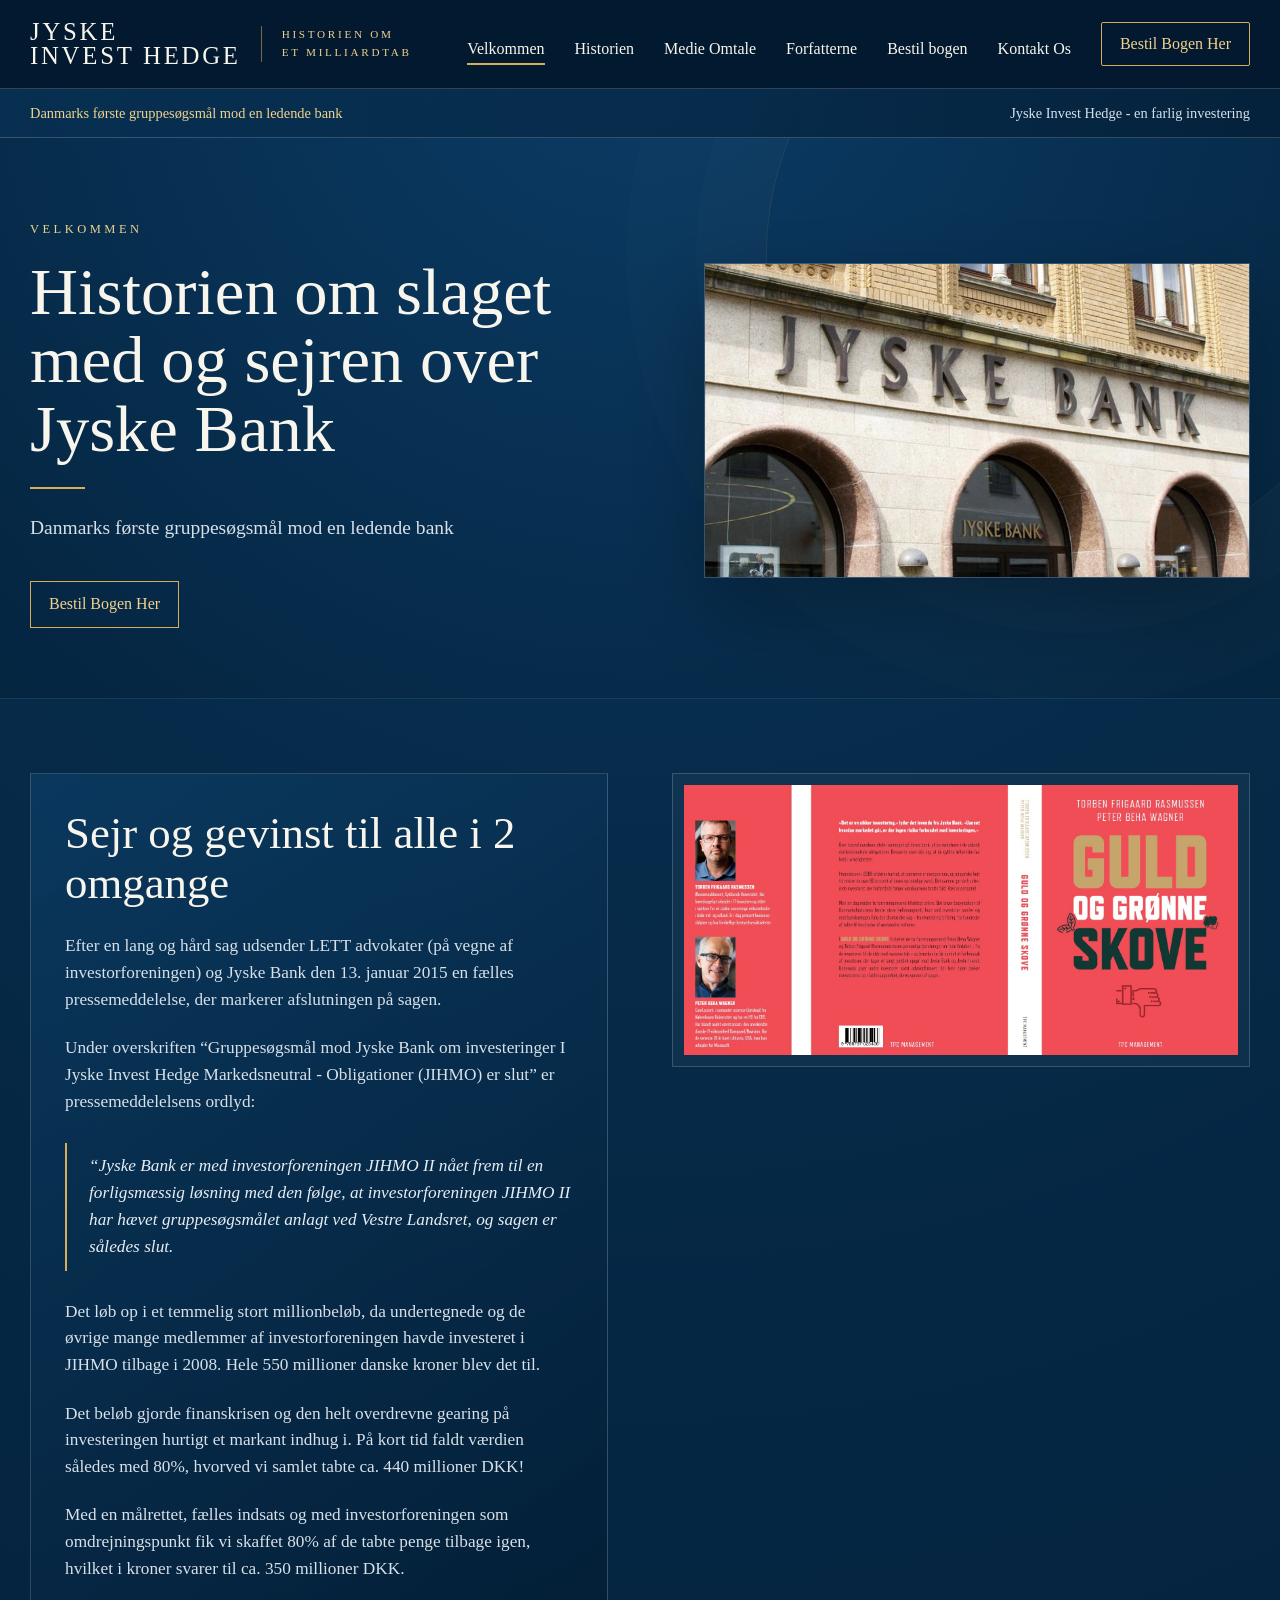
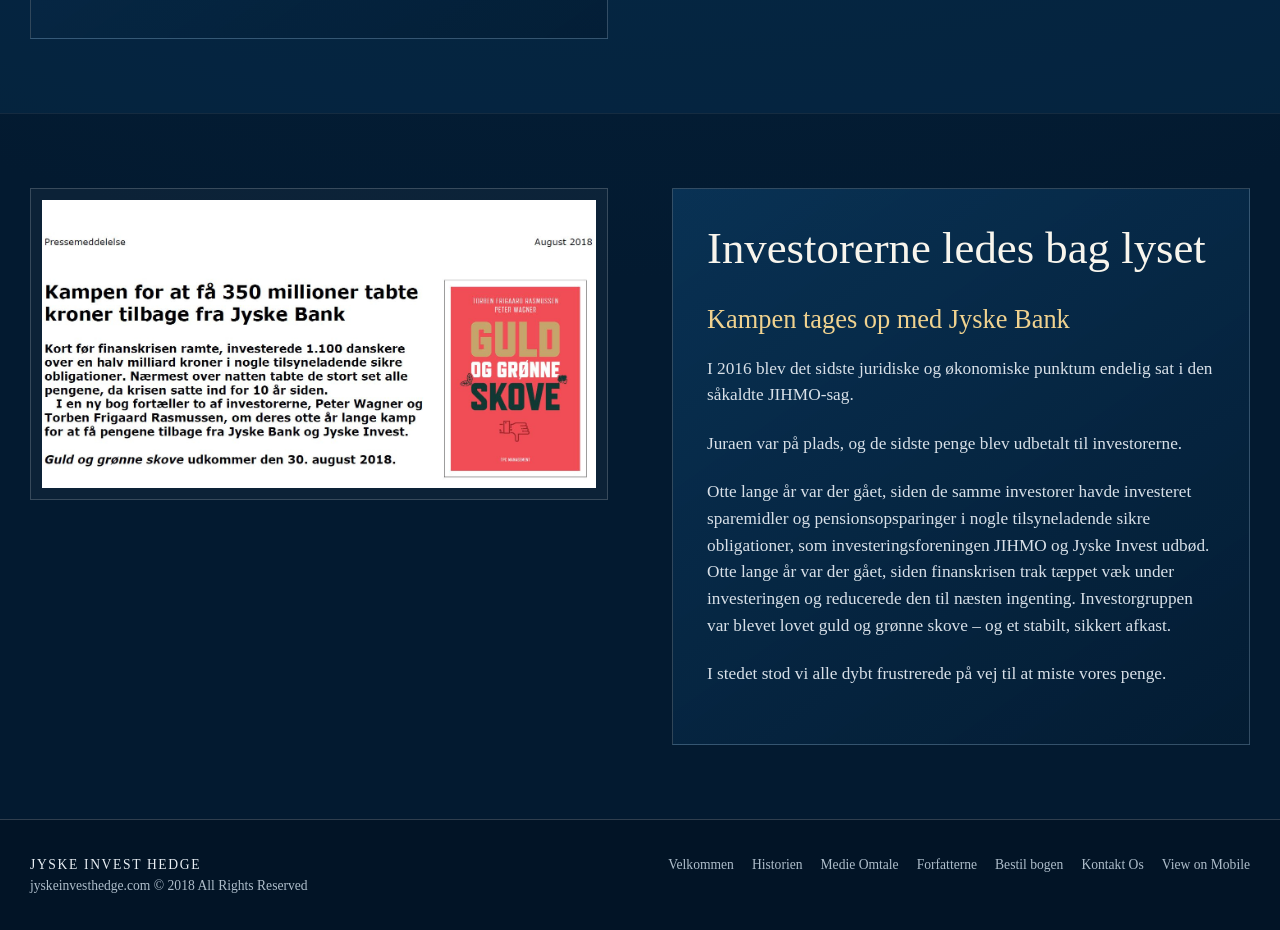
<file: index.html>
<!doctype html><html lang="da"><head><meta charset="utf-8"><meta name="viewport" content="width=device-width,initial-scale=1"><meta name="theme-color" content="#041d35"><title>Home</title><link rel="stylesheet" href="styles.css"></head><body id="top"><header class="header"><div class="wrap nav"><a class="brand" href="index.html"><div class="brand-title">JYSKE<br>INVEST HEDGE</div><div class="brand-sub">Historien om<br>et milliardtab</div></a><button class="menu" aria-label="Menu" aria-expanded="false">☰</button><nav class="links"><a href="index.html" class="active">Velkommen</a><a href="historien.html" class="">Historien</a><a href="medie-omtale.html" class="">Medie Omtale</a><a href="forfatterne.html" class="">Forfatterne</a><a href="bestil-bogen.html" class="">Bestil bogen</a><a href="kontakt-os.html" class="">Kontakt Os</a><a class="order" href="https://skrivevaerkstedet.dk/shop/boeger/peter-beha-wagner-torben-frigaard-rasmussen-guld-og-groenne-skove/" target="_blank" rel="noopener">Bestil Bogen Her</a></nav></div></header><div class="site-banner"><div class="wrap banner-grid"><span><strong>Danmarks første gruppesøgsmål mod en ledende bank</strong></span><span>Jyske Invest Hedge - en farlig investering</span></div></div><main><section class="hero"><div class="wrap hero-grid"><div><div class="eyebrow">Velkommen</div><h1>Historien om slaget med og sejren over Jyske Bank</h1><div class="rule"></div><p class="lead">Danmarks første gruppesøgsmål mod en ledende bank</p><a class="btn" href="https://skrivevaerkstedet.dk/shop/boeger/peter-beha-wagner-torben-frigaard-rasmussen-guld-og-groenne-skove/" target="_blank" rel="noopener">Bestil Bogen Her</a></div><div><img class="hero-image" src="assets/jyske-bank.jpg" alt="Jyske Bank"></div></div></section>
<section class="section alt"><div class="wrap two"><article class="story-card prose"><h2>Sejr og gevinst til alle i 2 omgange</h2><p>Efter en lang og hård sag udsender LETT advokater (på vegne af investorforeningen) og Jyske Bank den 13. januar 2015 en fælles pressemeddelelse, der markerer afslutningen på sagen.</p><p>Under overskriften “Gruppesøgsmål mod Jyske Bank om investeringer I Jyske Invest Hedge Markedsneutral - Obligationer (JIHMO) er slut” er pressemeddelelsens ordlyd:</p><div class="quote">“Jyske Bank er med investorforeningen JIHMO II nået frem til en forligsmæssig løsning med den følge, at investorforeningen JIHMO II har hævet gruppesøgsmålet anlagt ved Vestre Landsret, og sagen er således slut.</div><p>Det løb op i et temmelig stort millionbeløb, da undertegnede og de øvrige mange medlemmer af investorforeningen havde investeret i JIHMO tilbage i 2008. Hele 550 millioner danske kroner blev det til.</p><p>Det beløb gjorde finanskrisen og den helt overdrevne gearing på investeringen hurtigt et markant indhug i. På kort tid faldt værdien således med 80%, hvorved vi samlet tabte ca. 440 millioner DKK!</p><p>Med en målrettet, fælles indsats og med investorforeningen som omdrejningspunkt fik vi skaffet 80% af de tabte penge tilbage igen, hvilket i kroner svarer til ca. 350 millioner DKK.</p></article><div class="image-frame"><img src="assets/home-book-presentation.jpg" alt="Materiale om JIHMO-sagen"></div></div></section>
<section class="section"><div class="wrap two"><div class="image-frame"><img src="assets/home-book-spread.jpg" alt="Bogen om JIHMO-sagen"></div><article class="story-card prose"><h2>Investorerne ledes bag lyset</h2><h3>Kampen tages op med Jyske Bank</h3><p>I 2016 blev det sidste juridiske og økonomiske punktum endelig sat i den såkaldte JIHMO-sag.</p><p>Juraen var på plads, og de sidste penge blev udbetalt til investorerne.</p><p>Otte lange år var der gået, siden de samme investorer havde investeret sparemidler og pensionsopsparinger i nogle tilsyneladende sikre obligationer, som investeringsforeningen JIHMO og Jyske Invest udbød. Otte lange år var der gået, siden finanskrisen trak tæppet væk under investeringen og reducerede den til næsten ingenting. Investorgruppen var blevet lovet guld og grønne skove – og et stabilt, sikkert afkast.</p><p>I stedet stod vi alle dybt frustrerede på vej til at miste vores penge.</p></article></div></section></main><footer class="footer"><div class="wrap footer-inner"><div><strong>Jyske Invest Hedge</strong><br>jyskeinvesthedge.com © 2018 All Rights Reserved</div><nav class="footer-nav"><a href="index.html">Velkommen</a><a href="historien.html">Historien</a><a href="medie-omtale.html">Medie Omtale</a><a href="forfatterne.html">Forfatterne</a><a href="bestil-bogen.html">Bestil bogen</a><a href="kontakt-os.html">Kontakt Os</a><a href="#top">View on Mobile</a></nav></div></footer><script src="script.js"></script></body></html>
</file>
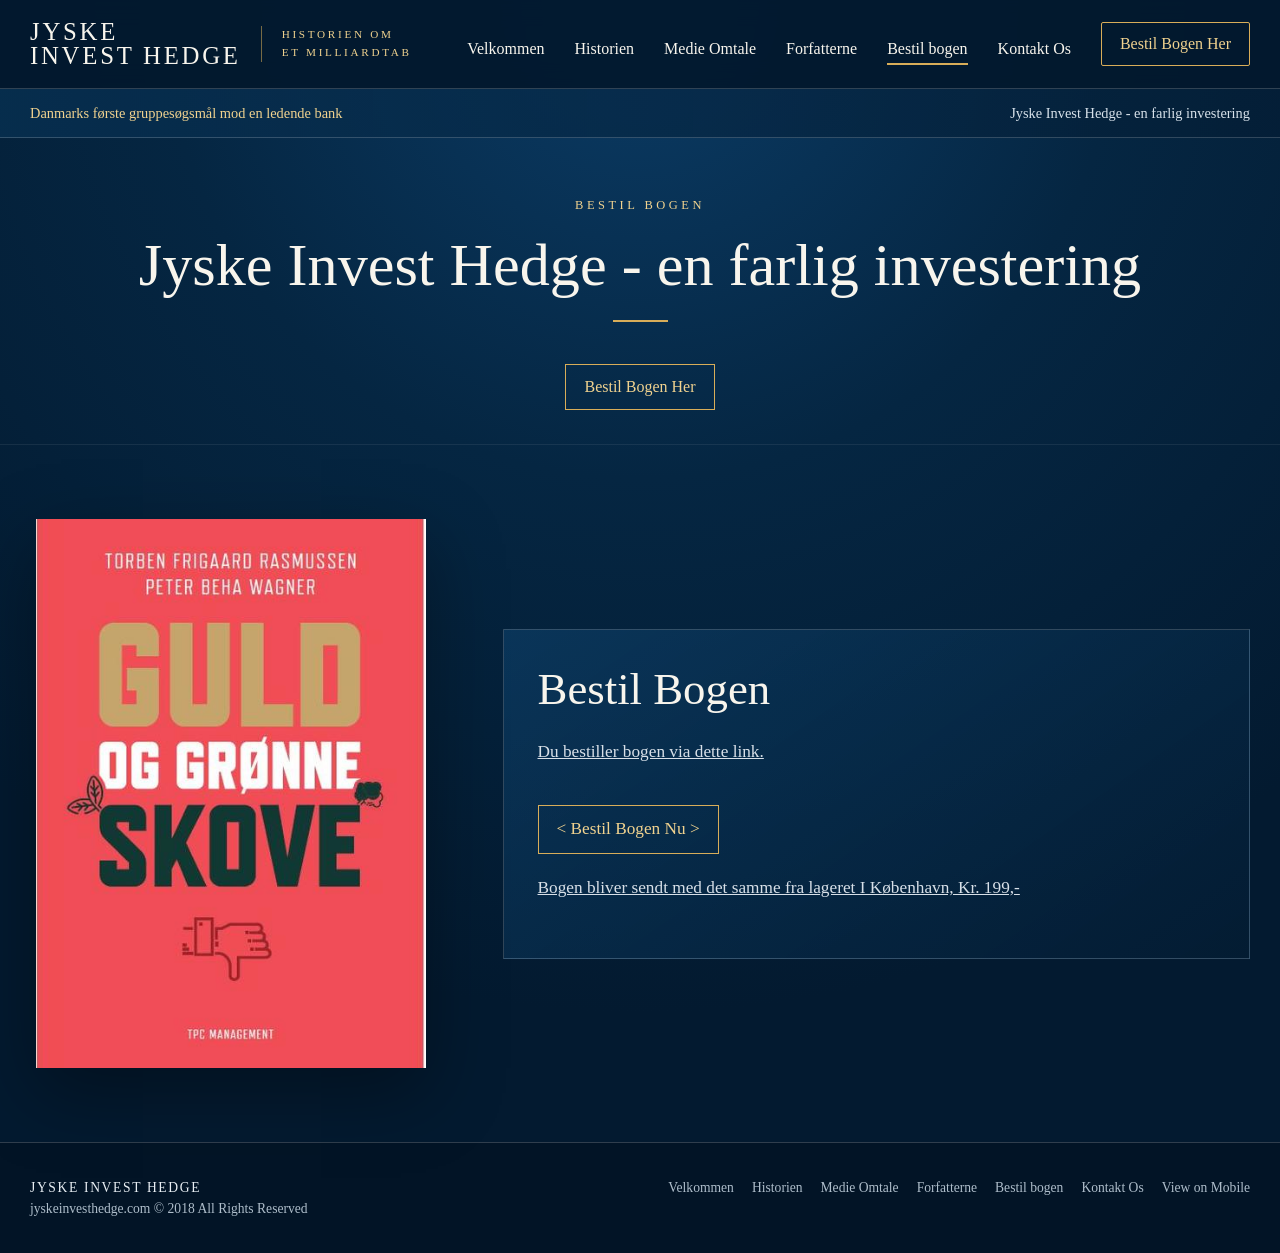
<file: bestil-bogen.html>
<!doctype html><html lang="da"><head><meta charset="utf-8"><meta name="viewport" content="width=device-width,initial-scale=1"><meta name="theme-color" content="#041d35"><title>Bestil Bogen</title><link rel="stylesheet" href="styles.css"></head><body id="top"><header class="header"><div class="wrap nav"><a class="brand" href="index.html"><div class="brand-title">JYSKE<br>INVEST HEDGE</div><div class="brand-sub">Historien om<br>et milliardtab</div></a><button class="menu" aria-label="Menu" aria-expanded="false">☰</button><nav class="links"><a href="index.html" class="">Velkommen</a><a href="historien.html" class="">Historien</a><a href="medie-omtale.html" class="">Medie Omtale</a><a href="forfatterne.html" class="">Forfatterne</a><a href="bestil-bogen.html" class="active">Bestil bogen</a><a href="kontakt-os.html" class="">Kontakt Os</a><a class="order" href="https://skrivevaerkstedet.dk/shop/boeger/peter-beha-wagner-torben-frigaard-rasmussen-guld-og-groenne-skove/" target="_blank" rel="noopener">Bestil Bogen Her</a></nav></div></header><div class="site-banner"><div class="wrap banner-grid"><span><strong>Danmarks første gruppesøgsmål mod en ledende bank</strong></span><span>Jyske Invest Hedge - en farlig investering</span></div></div><main><section class="page-hero"><div class="wrap"><div class="eyebrow">Bestil Bogen</div><h1>Jyske Invest Hedge - en farlig investering</h1><div class="rule"></div><a class="btn" href="https://skrivevaerkstedet.dk/shop/boeger/peter-beha-wagner-torben-frigaard-rasmussen-guld-og-groenne-skove/" target="_blank" rel="noopener">Bestil Bogen Her</a></div></section><section class="section"><div class="wrap book"><div><img class="book-cover" src="assets/book-cover.jpg" alt="Bestil Bogen Her"></div><article class="story-card prose"><h2>Bestil Bogen</h2><p><a href="https://skrivevaerkstedet.dk/shop/boeger/peter-beha-wagner-torben-frigaard-rasmussen-guld-og-groenne-skove/" target="_blank" rel="noopener">Du bestiller bogen via dette link.</a></p><p><a class="btn" href="https://skrivevaerkstedet.dk/shop/boeger/peter-beha-wagner-torben-frigaard-rasmussen-guld-og-groenne-skove/" target="_blank" rel="noopener">&lt; Bestil Bogen Nu &gt;</a></p><p><a href="https://skrivevaerkstedet.dk/shop/boeger/peter-beha-wagner-torben-frigaard-rasmussen-guld-og-groenne-skove/" target="_blank" rel="noopener">Bogen bliver sendt med det samme fra lageret I København, Kr. 199,-</a></p></article></div></section></main><footer class="footer"><div class="wrap footer-inner"><div><strong>Jyske Invest Hedge</strong><br>jyskeinvesthedge.com © 2018 All Rights Reserved</div><nav class="footer-nav"><a href="index.html">Velkommen</a><a href="historien.html">Historien</a><a href="medie-omtale.html">Medie Omtale</a><a href="forfatterne.html">Forfatterne</a><a href="bestil-bogen.html">Bestil bogen</a><a href="kontakt-os.html">Kontakt Os</a><a href="#top">View on Mobile</a></nav></div></footer><script src="script.js"></script></body></html>
</file>
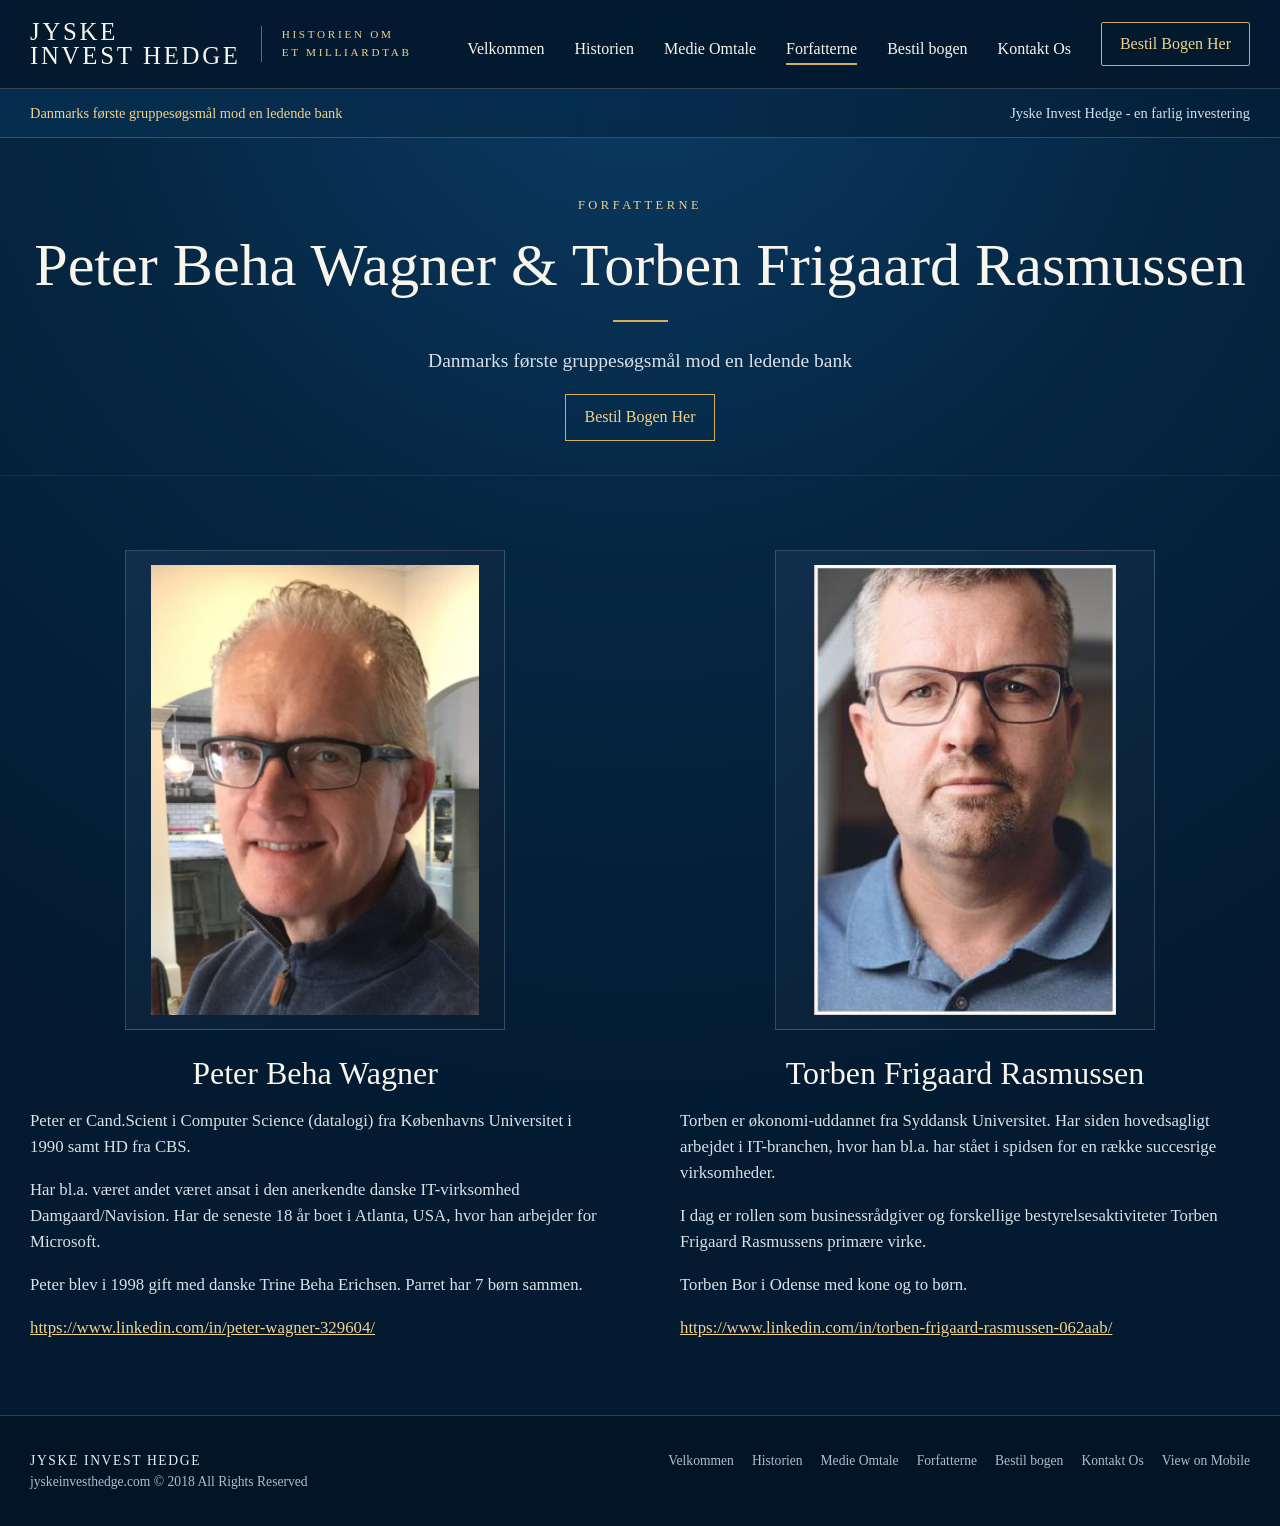
<file: forfatterne.html>
<!doctype html><html lang="da"><head><meta charset="utf-8"><meta name="viewport" content="width=device-width,initial-scale=1"><meta name="theme-color" content="#041d35"><title>Forfatterne</title><link rel="stylesheet" href="styles.css"></head><body id="top"><header class="header"><div class="wrap nav"><a class="brand" href="index.html"><div class="brand-title">JYSKE<br>INVEST HEDGE</div><div class="brand-sub">Historien om<br>et milliardtab</div></a><button class="menu" aria-label="Menu" aria-expanded="false">☰</button><nav class="links"><a href="index.html" class="">Velkommen</a><a href="historien.html" class="">Historien</a><a href="medie-omtale.html" class="">Medie Omtale</a><a href="forfatterne.html" class="active">Forfatterne</a><a href="bestil-bogen.html" class="">Bestil bogen</a><a href="kontakt-os.html" class="">Kontakt Os</a><a class="order" href="https://skrivevaerkstedet.dk/shop/boeger/peter-beha-wagner-torben-frigaard-rasmussen-guld-og-groenne-skove/" target="_blank" rel="noopener">Bestil Bogen Her</a></nav></div></header><div class="site-banner"><div class="wrap banner-grid"><span><strong>Danmarks første gruppesøgsmål mod en ledende bank</strong></span><span>Jyske Invest Hedge - en farlig investering</span></div></div><main><section class="page-hero"><div class="wrap"><div class="eyebrow">Forfatterne</div><h1>Peter Beha Wagner & Torben Frigaard Rasmussen</h1><div class="rule"></div><p class="lead">Danmarks første gruppesøgsmål mod en ledende bank</p><a class="btn" href="https://skrivevaerkstedet.dk/shop/boeger/peter-beha-wagner-torben-frigaard-rasmussen-guld-og-groenne-skove/" target="_blank" rel="noopener">Bestil Bogen Her</a></div></section>
<section class="section"><div class="wrap authors"><article class="author"><div class="portrait-wrap"><img src="assets/peter.png" alt="Peter Beha Wagner"></div><h2>Peter Beha Wagner</h2><div class="bio"><p>Peter er Cand.Scient i Computer Science (datalogi) fra Københavns Universitet i 1990 samt HD fra CBS.</p><p>Har bl.a. været andet været ansat i den anerkendte danske IT-virksomhed Damgaard/Navision. Har de seneste 18 år boet i Atlanta, USA, hvor han arbejder for Microsoft.</p><p>Peter blev i 1998 gift med danske Trine Beha Erichsen. Parret har 7 børn sammen.</p><a class="linkedin" href="https://www.linkedin.com/in/peter-wagner-329604/" target="_blank" rel="noopener">https://www.linkedin.com/in/peter-wagner-329604/</a></div></article><article class="author"><div class="portrait-wrap"><img src="assets/torben.jpg" alt="Torben Frigaard Rasmussen"></div><h2>Torben Frigaard Rasmussen</h2><div class="bio"><p>Torben er økonomi-uddannet fra Syddansk Universitet. Har siden hovedsagligt arbejdet i IT-branchen, hvor han bl.a. har stået i spidsen for en række succesrige virksomheder.</p><p>I dag er rollen som businessrådgiver og forskellige bestyrelsesaktiviteter Torben Frigaard Rasmussens primære virke.</p><p>Torben Bor i Odense med kone og to børn.</p><a class="linkedin" href="https://www.linkedin.com/in/torben-frigaard-rasmussen-062aab/" target="_blank" rel="noopener">https://www.linkedin.com/in/torben-frigaard-rasmussen-062aab/</a></div></article></div></section></main><footer class="footer"><div class="wrap footer-inner"><div><strong>Jyske Invest Hedge</strong><br>jyskeinvesthedge.com © 2018 All Rights Reserved</div><nav class="footer-nav"><a href="index.html">Velkommen</a><a href="historien.html">Historien</a><a href="medie-omtale.html">Medie Omtale</a><a href="forfatterne.html">Forfatterne</a><a href="bestil-bogen.html">Bestil bogen</a><a href="kontakt-os.html">Kontakt Os</a><a href="#top">View on Mobile</a></nav></div></footer><script src="script.js"></script></body></html>
</file>
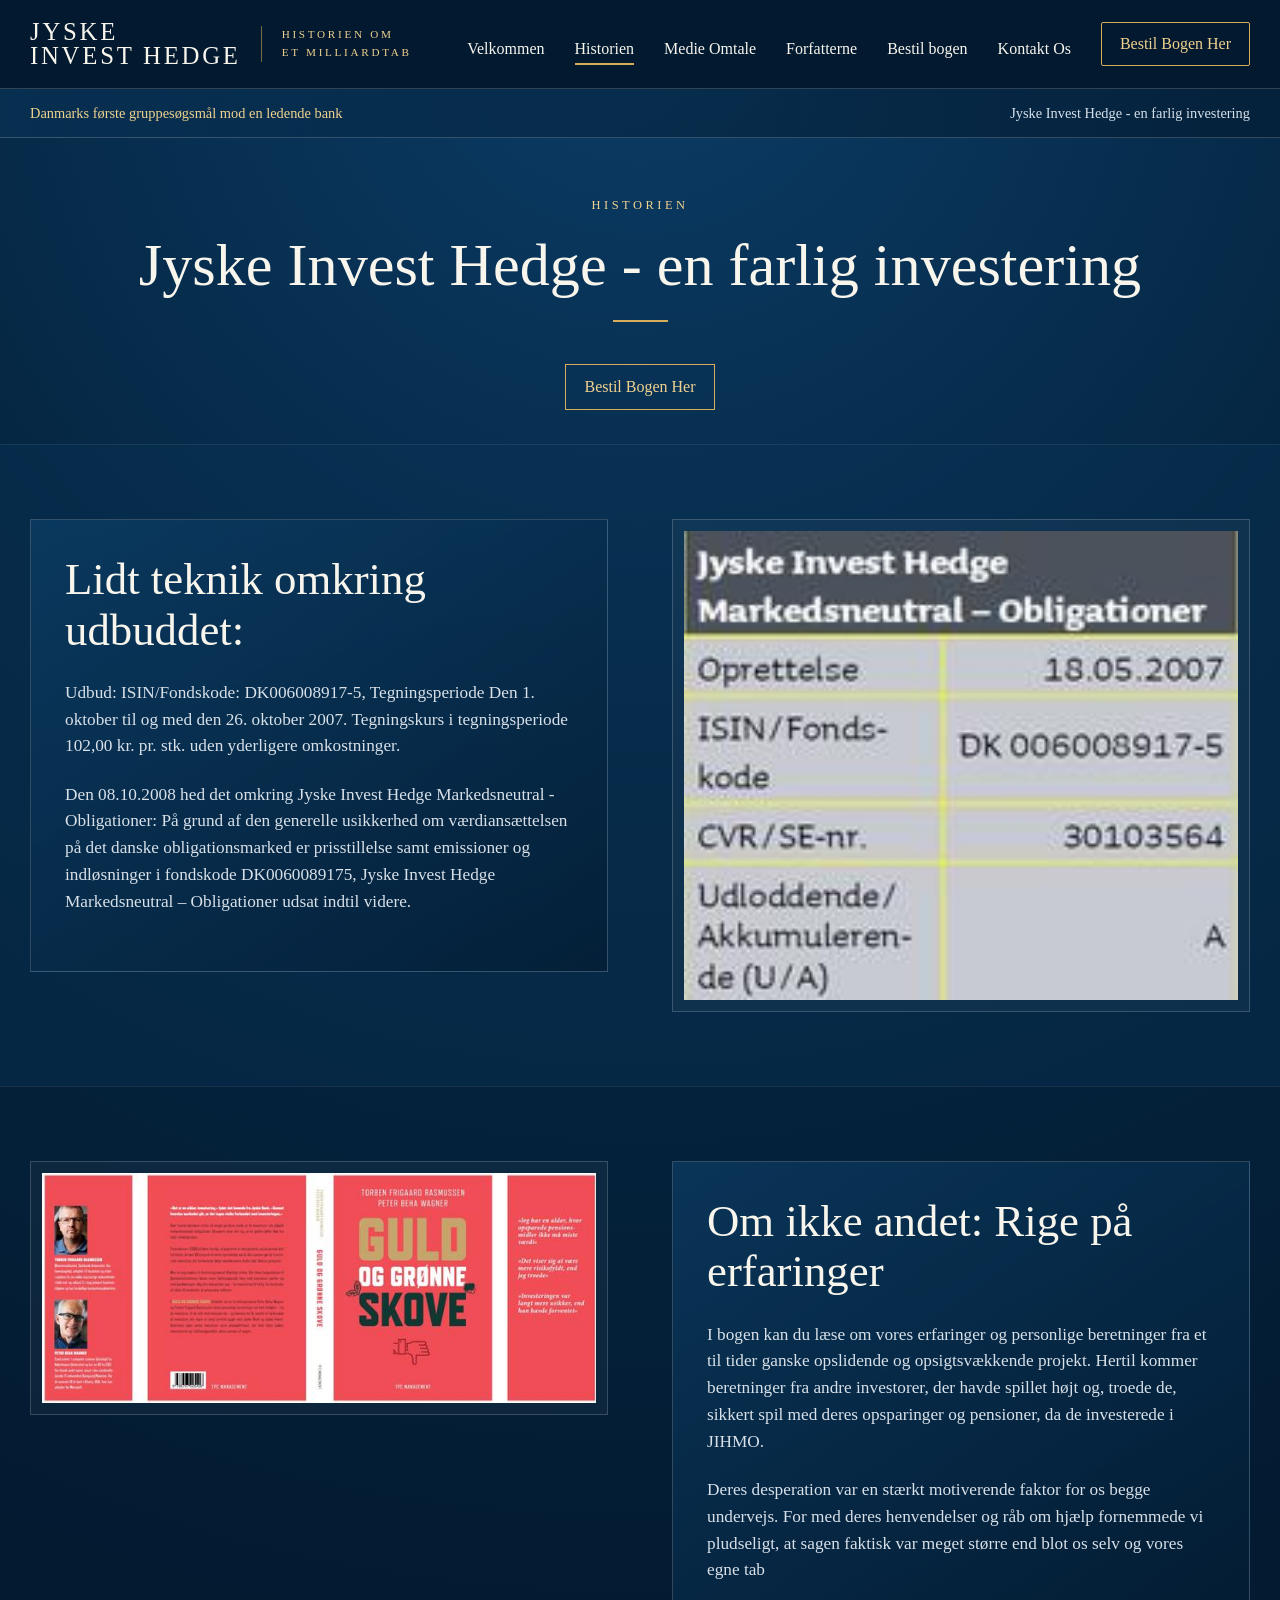
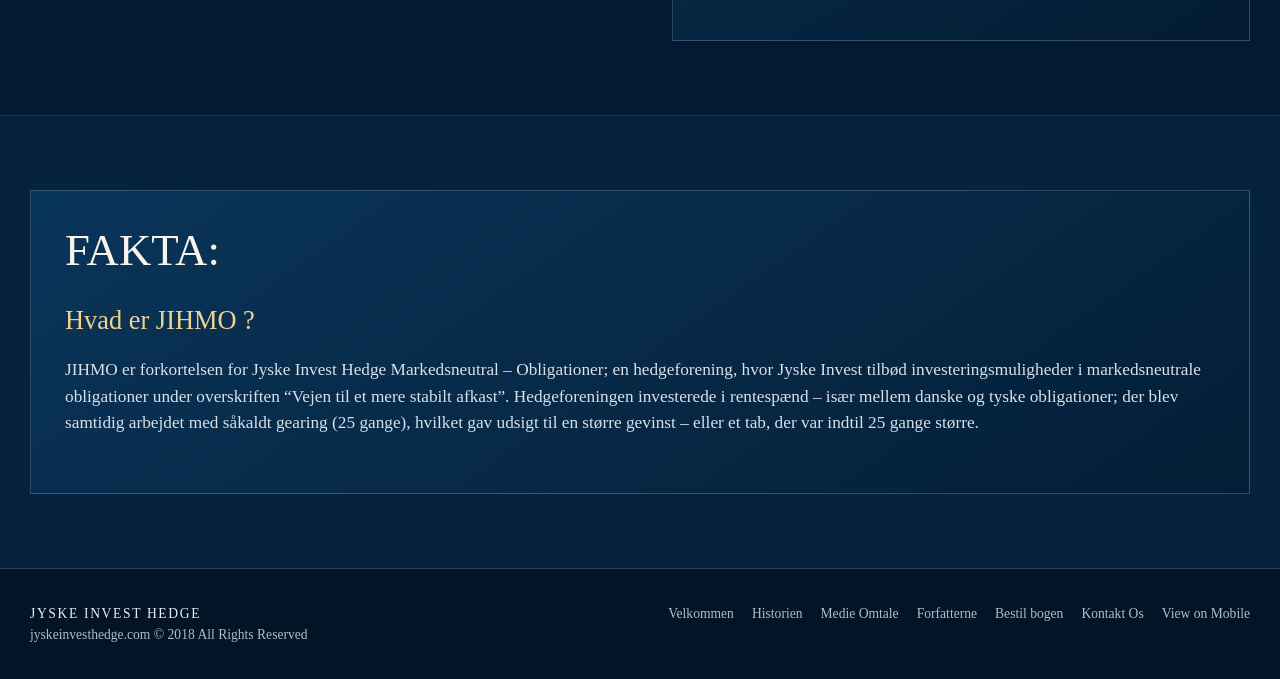
<file: historien.html>
<!doctype html><html lang="da"><head><meta charset="utf-8"><meta name="viewport" content="width=device-width,initial-scale=1"><meta name="theme-color" content="#041d35"><title>Historien</title><link rel="stylesheet" href="styles.css"></head><body id="top"><header class="header"><div class="wrap nav"><a class="brand" href="index.html"><div class="brand-title">JYSKE<br>INVEST HEDGE</div><div class="brand-sub">Historien om<br>et milliardtab</div></a><button class="menu" aria-label="Menu" aria-expanded="false">☰</button><nav class="links"><a href="index.html" class="">Velkommen</a><a href="historien.html" class="active">Historien</a><a href="medie-omtale.html" class="">Medie Omtale</a><a href="forfatterne.html" class="">Forfatterne</a><a href="bestil-bogen.html" class="">Bestil bogen</a><a href="kontakt-os.html" class="">Kontakt Os</a><a class="order" href="https://skrivevaerkstedet.dk/shop/boeger/peter-beha-wagner-torben-frigaard-rasmussen-guld-og-groenne-skove/" target="_blank" rel="noopener">Bestil Bogen Her</a></nav></div></header><div class="site-banner"><div class="wrap banner-grid"><span><strong>Danmarks første gruppesøgsmål mod en ledende bank</strong></span><span>Jyske Invest Hedge - en farlig investering</span></div></div><main><section class="page-hero"><div class="wrap"><div class="eyebrow">Historien</div><h1>Jyske Invest Hedge - en farlig investering</h1><div class="rule"></div><a class="btn" href="https://skrivevaerkstedet.dk/shop/boeger/peter-beha-wagner-torben-frigaard-rasmussen-guld-og-groenne-skove/" target="_blank" rel="noopener">Bestil Bogen Her</a></div></section>
<section class="section alt"><div class="wrap two"><article class="story-card prose"><h2>Lidt teknik omkring udbuddet:</h2><p>Udbud: ISIN/Fondskode: DK006008917-5, Tegningsperiode Den 1. oktober til og med den 26. oktober 2007. Tegningskurs i tegningsperiode 102,00 kr. pr. stk. uden yderligere omkostninger.</p><p>Den 08.10.2008 hed det omkring Jyske Invest Hedge Markedsneutral - Obligationer: På grund af den generelle usikkerhed om værdiansættelsen på det danske obligationsmarked er prisstillelse samt emissioner og indløsninger i fondskode DK0060089175, Jyske Invest Hedge Markedsneutral – Obligationer udsat indtil videre.</p></article><div class="image-frame"><img src="assets/jihmo-fact.jpg" alt="JIHMO fakta"></div></div></section>
<section class="section"><div class="wrap two"><div class="image-frame"><img src="assets/history-spread.jpg" alt="Historien om JIHMO"></div><article class="story-card prose"><h2>Om ikke andet: Rige på erfaringer</h2><p>I bogen kan du læse om vores erfaringer og personlige beretninger fra et til tider ganske opslidende og opsigtsvækkende projekt. Hertil kommer beretninger fra andre investorer, der havde spillet højt og, troede de, sikkert spil med deres opsparinger og pensioner, da de investerede i JIHMO.</p><p>Deres desperation var en stærkt motiverende faktor for os begge undervejs. For med deres henvendelser og råb om hjælp fornemmede vi pludseligt, at sagen faktisk var meget større end blot os selv og vores egne tab</p></article></div></section>
<section class="section alt"><div class="wrap"><article class="story-card prose"><h2>FAKTA:</h2><h3>Hvad er JIHMO ?</h3><p>JIHMO er forkortelsen for Jyske Invest Hedge Markedsneutral – Obligationer; en hedgeforening, hvor Jyske Invest tilbød investeringsmuligheder i markedsneutrale obligationer under overskriften “Vejen til et mere stabilt afkast”. Hedgeforeningen investerede i rentespænd – især mellem danske og tyske obligationer; der blev samtidig arbejdet med såkaldt gearing (25 gange), hvilket gav udsigt til en større gevinst – eller et tab, der var indtil 25 gange større.</p></article></div></section></main><footer class="footer"><div class="wrap footer-inner"><div><strong>Jyske Invest Hedge</strong><br>jyskeinvesthedge.com © 2018 All Rights Reserved</div><nav class="footer-nav"><a href="index.html">Velkommen</a><a href="historien.html">Historien</a><a href="medie-omtale.html">Medie Omtale</a><a href="forfatterne.html">Forfatterne</a><a href="bestil-bogen.html">Bestil bogen</a><a href="kontakt-os.html">Kontakt Os</a><a href="#top">View on Mobile</a></nav></div></footer><script src="script.js"></script></body></html>
</file>
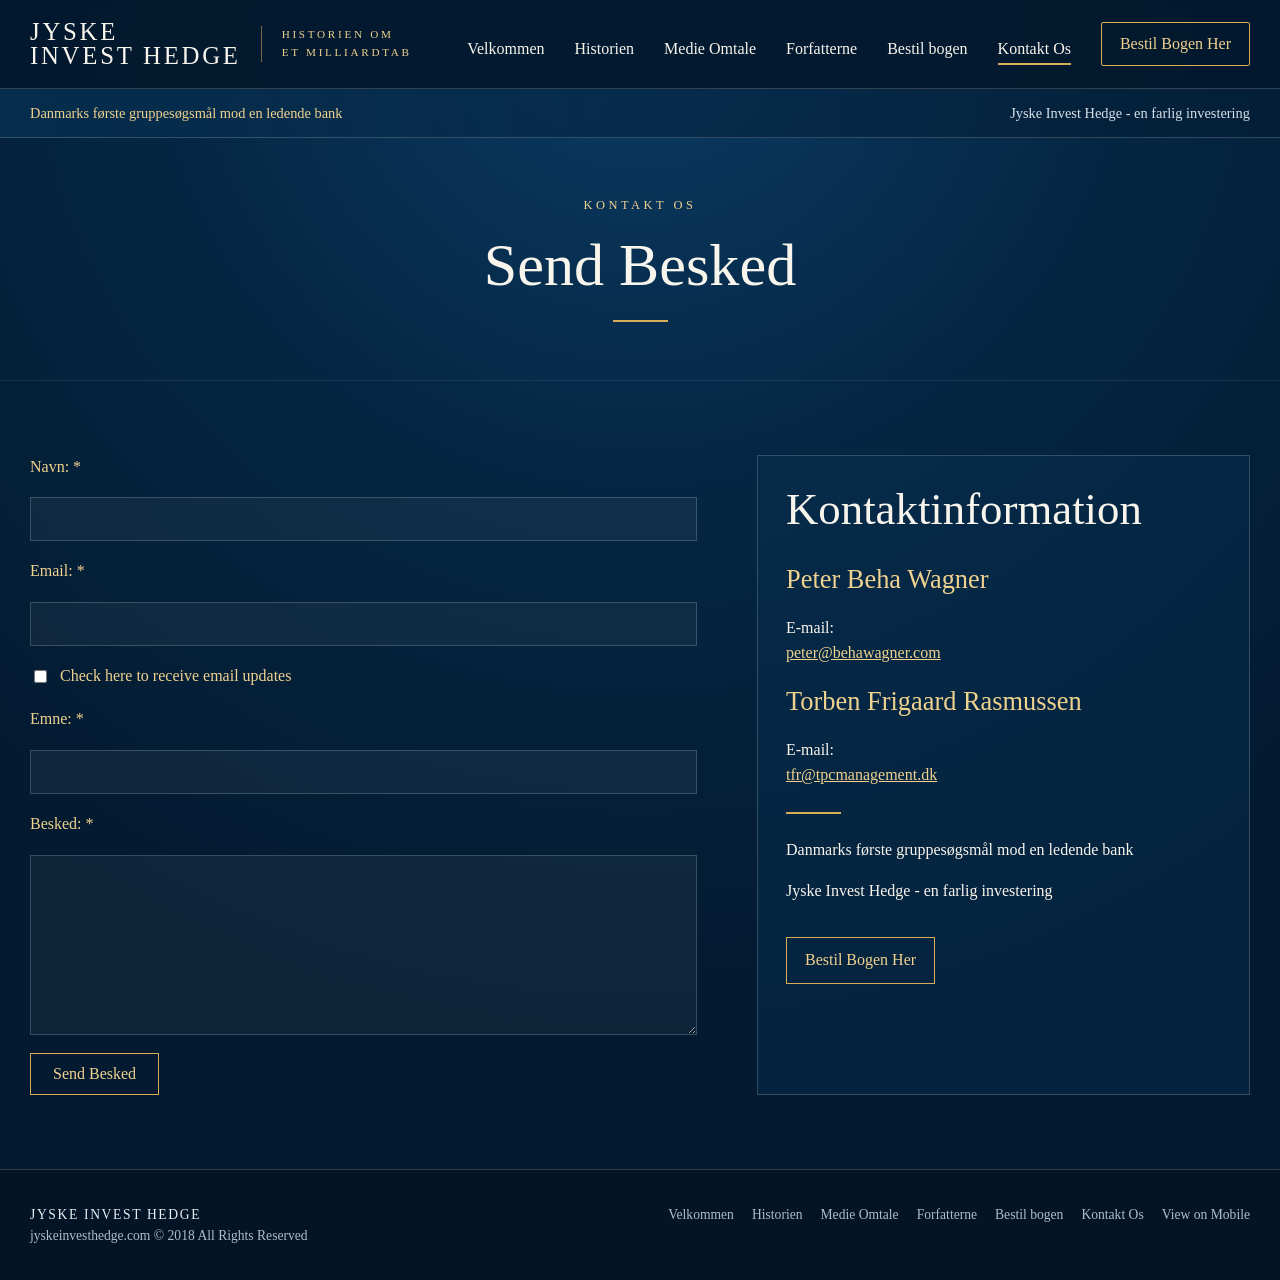
<file: kontakt-os.html>
<!doctype html><html lang="da"><head><meta charset="utf-8"><meta name="viewport" content="width=device-width,initial-scale=1"><meta name="theme-color" content="#041d35"><title>Kontakt os</title><link rel="stylesheet" href="styles.css"></head><body id="top"><header class="header"><div class="wrap nav"><a class="brand" href="index.html"><div class="brand-title">JYSKE<br>INVEST HEDGE</div><div class="brand-sub">Historien om<br>et milliardtab</div></a><button class="menu" aria-label="Menu" aria-expanded="false">☰</button><nav class="links"><a href="index.html" class="">Velkommen</a><a href="historien.html" class="">Historien</a><a href="medie-omtale.html" class="">Medie Omtale</a><a href="forfatterne.html" class="">Forfatterne</a><a href="bestil-bogen.html" class="">Bestil bogen</a><a href="kontakt-os.html" class="active">Kontakt Os</a><a class="order" href="https://skrivevaerkstedet.dk/shop/boeger/peter-beha-wagner-torben-frigaard-rasmussen-guld-og-groenne-skove/" target="_blank" rel="noopener">Bestil Bogen Her</a></nav></div></header><div class="site-banner"><div class="wrap banner-grid"><span><strong>Danmarks første gruppesøgsmål mod en ledende bank</strong></span><span>Jyske Invest Hedge - en farlig investering</span></div></div><main><section class="page-hero"><div class="wrap"><div class="eyebrow">Kontakt os</div><h1>Send Besked</h1><div class="rule"></div></div></section><section class="section"><div class="wrap contact-grid"><div><form id="contactForm" class="form"><label for="name">Navn: *</label><input id="name" required><label for="email">Email: *</label><input id="email" type="email" required><label class="check"><input type="checkbox"> Check here to receive email updates</label><label for="subject">Emne: *</label><input id="subject" required><label for="message">Besked: *</label><textarea id="message" required></textarea><button type="submit">Send Besked</button><p id="thanks" hidden>Tak for din henvendelse. Du hører tilbage fra os via email. Venlig hilsen Peter &amp; Torben</p></form></div><aside class="contact-card"><h2>Kontaktinformation</h2><h3>Peter Beha Wagner</h3><p>E-mail:<br><a href="mailto:peter@behawagner.com">peter@behawagner.com</a></p><h3>Torben Frigaard Rasmussen</h3><p>E-mail:<br><a href="mailto:tfr@tpcmanagement.dk">tfr@tpcmanagement.dk</a></p><div class="rule"></div><p>Danmarks første gruppesøgsmål mod en ledende bank</p><p>Jyske Invest Hedge - en farlig investering</p><a class="btn" href="https://skrivevaerkstedet.dk/shop/boeger/peter-beha-wagner-torben-frigaard-rasmussen-guld-og-groenne-skove/" target="_blank" rel="noopener">Bestil Bogen Her</a></aside></div></section></main><footer class="footer"><div class="wrap footer-inner"><div><strong>Jyske Invest Hedge</strong><br>jyskeinvesthedge.com © 2018 All Rights Reserved</div><nav class="footer-nav"><a href="index.html">Velkommen</a><a href="historien.html">Historien</a><a href="medie-omtale.html">Medie Omtale</a><a href="forfatterne.html">Forfatterne</a><a href="bestil-bogen.html">Bestil bogen</a><a href="kontakt-os.html">Kontakt Os</a><a href="#top">View on Mobile</a></nav></div></footer><script src="script.js"></script></body></html>
</file>
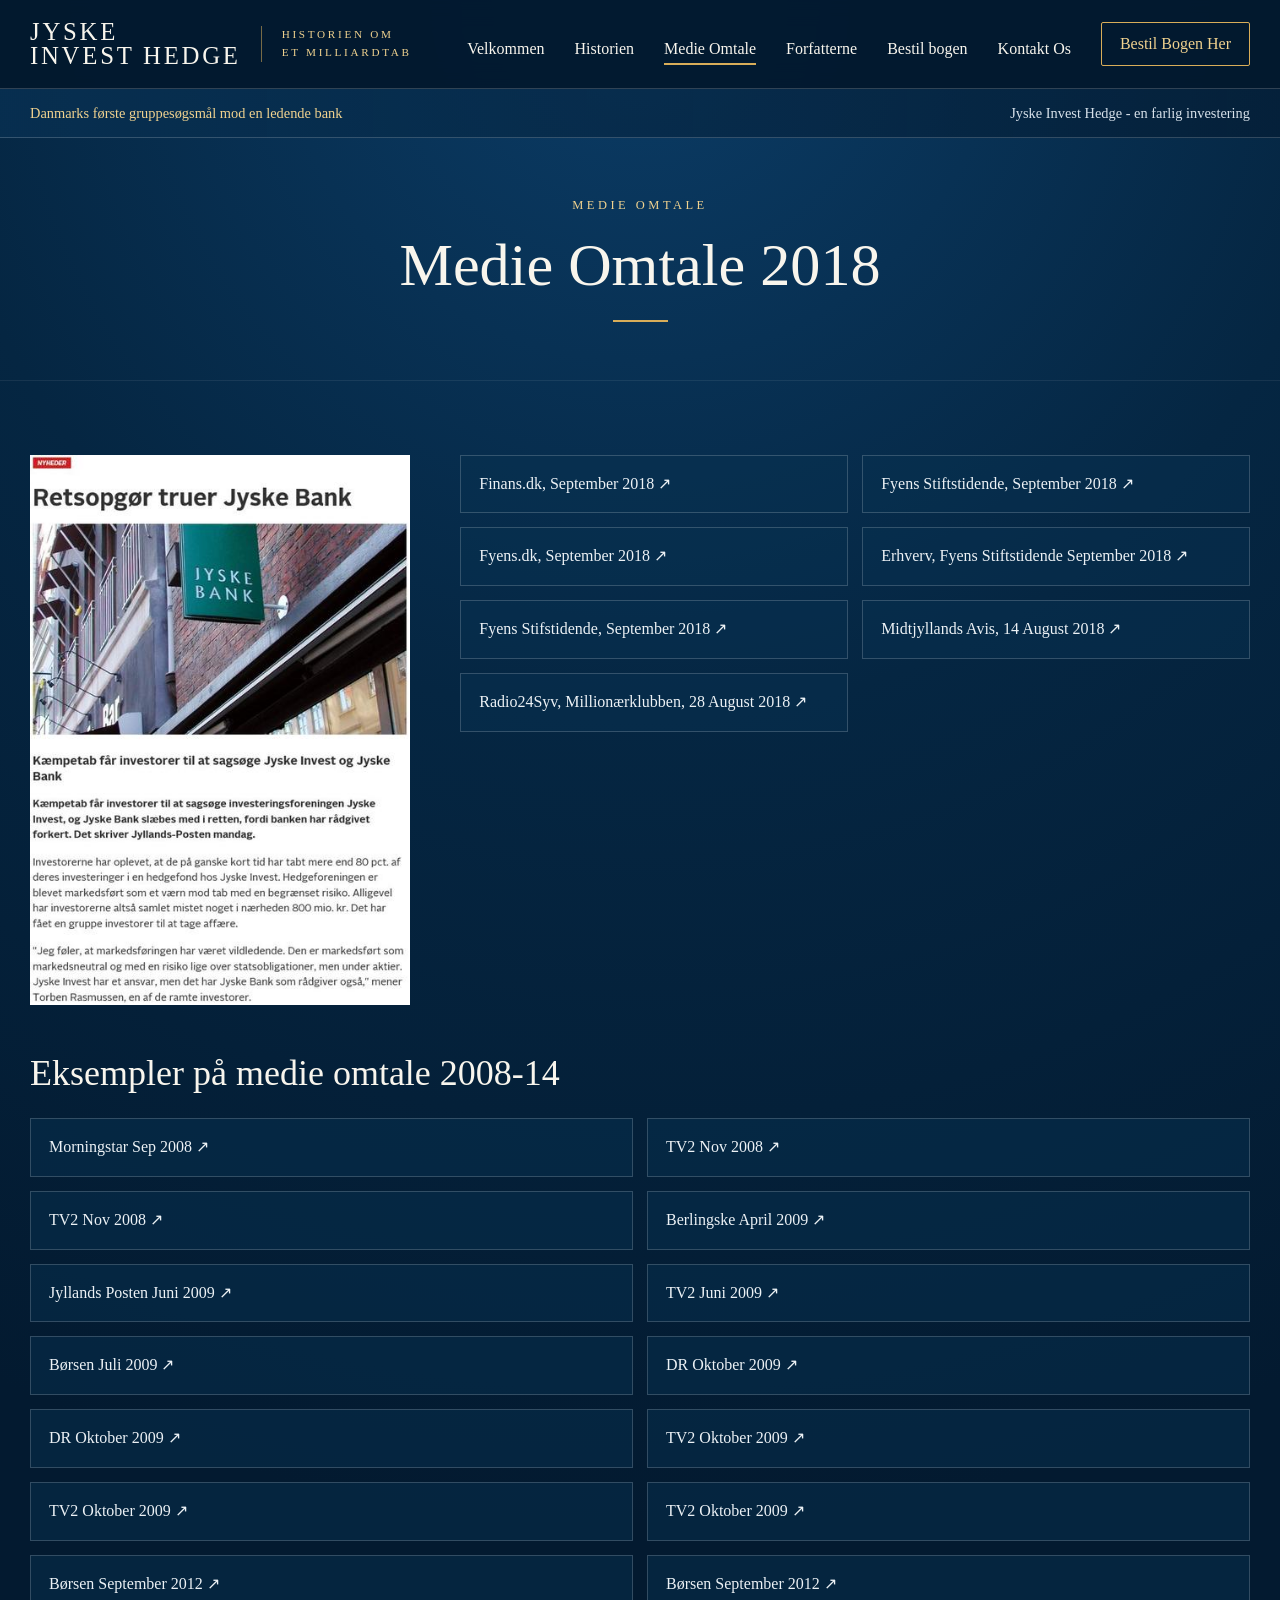
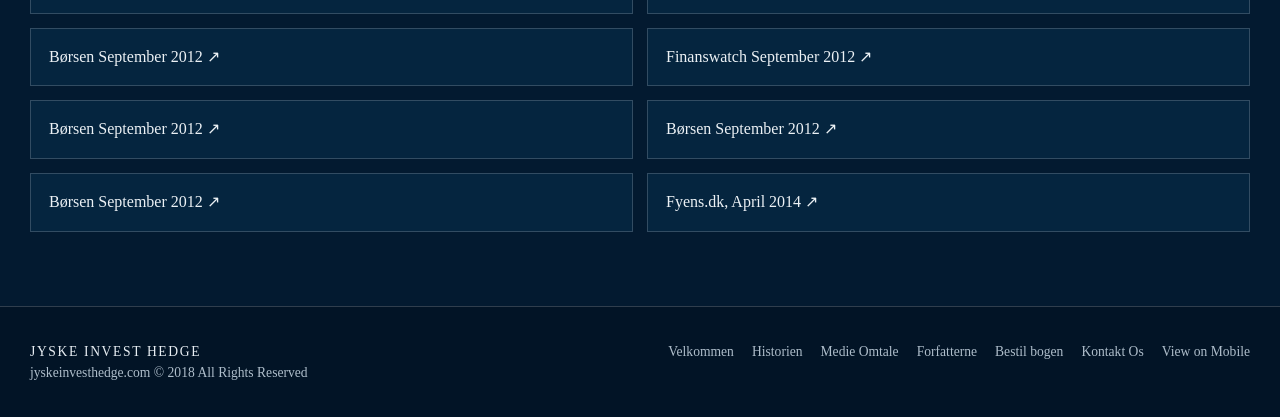
<file: medie-omtale.html>
<!doctype html><html lang="da"><head><meta charset="utf-8"><meta name="viewport" content="width=device-width,initial-scale=1"><meta name="theme-color" content="#041d35"><title>Medie Omtale</title><link rel="stylesheet" href="styles.css"></head><body id="top"><header class="header"><div class="wrap nav"><a class="brand" href="index.html"><div class="brand-title">JYSKE<br>INVEST HEDGE</div><div class="brand-sub">Historien om<br>et milliardtab</div></a><button class="menu" aria-label="Menu" aria-expanded="false">☰</button><nav class="links"><a href="index.html" class="">Velkommen</a><a href="historien.html" class="">Historien</a><a href="medie-omtale.html" class="active">Medie Omtale</a><a href="forfatterne.html" class="">Forfatterne</a><a href="bestil-bogen.html" class="">Bestil bogen</a><a href="kontakt-os.html" class="">Kontakt Os</a><a class="order" href="https://skrivevaerkstedet.dk/shop/boeger/peter-beha-wagner-torben-frigaard-rasmussen-guld-og-groenne-skove/" target="_blank" rel="noopener">Bestil Bogen Her</a></nav></div></header><div class="site-banner"><div class="wrap banner-grid"><span><strong>Danmarks første gruppesøgsmål mod en ledende bank</strong></span><span>Jyske Invest Hedge - en farlig investering</span></div></div><main><section class="page-hero"><div class="wrap"><div class="eyebrow">Medie Omtale</div><h1>Medie Omtale 2018</h1><div class="rule"></div></div></section><section class="section"><div class="wrap media-feature"><div><img src="assets/media-article.jpg" alt="Medieomtale"></div><div class="link-grid"><a class="press-link" href="https://finans.dk/protected/indsigt/ECE10871512/kunde-revser-jyske-bank-i-hedgesagen-jeg-behoever-ikke-bankens-hjaelp-til-at-tabe-mine-penge?ctxref=forside" target="_blank" rel="noopener">Finans.dk, September 2018 ↗</a><a class="press-link" href="https://www.fyens.dk/erhverv/Den-sikre-investering-der-endte-i-et-gruppesoegsmaal/artikel/3281992" target="_blank" rel="noopener">Fyens Stiftstidende, September 2018 ↗</a><a class="press-link" href="https://www.fyens.dk/erhverv/Investor-blev-rig-paa-erfaringer-og-intet-andet/artikel/3281994" target="_blank" rel="noopener">Fyens.dk, September 2018 ↗</a><a class="press-link" href="https://www.fyens.dk/erhverv/En-principiel-sag-uden-dom/artikel/3281995" target="_blank" rel="noopener">Erhverv, Fyens Stiftstidende September 2018 ↗</a><a class="press-link" href="https://www.fyens.dk/erhverv/Jyske-Bank-Ingen-kommentar/artikel/3281993" target="_blank" rel="noopener">Fyens Stifstidende, September 2018 ↗</a><a class="press-link" href="https://www.mja.dk/artikel/jyske-bank-investorer-i-ny-bog-vi-blev-lovet-guld-og-grnne-skove" target="_blank" rel="noopener">Midtjyllands Avis, 14 August 2018 ↗</a><a class="press-link" href="https://www.radio24syv.dk/programmer/millionaerklubben/35363557/guld-og-gronne-skove" target="_blank" rel="noopener">Radio24Syv, Millionærklubben, 28 August 2018 ↗</a></div></div><div class="wrap press-group"><h2>Eksempler på medie omtale 2008-14</h2><div class="link-grid"><a class="press-link" href="http://www.morningstar.dk/?r=news/analysis.asp?articleid=58083&amp;categoryid=169" target="_blank" rel="noopener">Morningstar Sep 2008 ↗</a><a class="press-link" href="http://nyheder.tv2.dk/pension/article.php/id-18136369" target="_blank" rel="noopener">TV2 Nov 2008 ↗</a><a class="press-link" href="http://nyheder.tv2.dk/nyheder/article.php/id-18134071%3Aretsopg%C3%83%C6%92%C3%82%C2%B8r-truer-jyske-bank.html" target="_blank" rel="noopener">TV2 Nov 2008 ↗</a><a class="press-link" href="https://bosserne.blogs.business.dk/2009/04/24/retsopg%C3%B8r-mod-banker-n%C3%B8dvendig-det-giver-afklaring/" target="_blank" rel="noopener">Berlingske April 2009 ↗</a><a class="press-link" href="https://jyllands-posten.dk/protected/premium/erhverv/article4178328.ece" target="_blank" rel="noopener">Jyllands Posten Juni 2009 ↗</a><a class="press-link" href="http://nyheder.tv2.dk/nyheder/article.php/id-23181099.html" target="_blank" rel="noopener">TV2 Juni 2009 ↗</a><a class="press-link" href="https://penge.borsen.dk/artikel/1/161504/jyske_bank_laegger_afstand_til_jyske_invest.html" target="_blank" rel="noopener">Børsen Juli 2009 ↗</a><a class="press-link" href="https://www.dr.dk/nyheder/penge/investorer-staevner-jyske-bank" target="_blank" rel="noopener">DR Oktober 2009 ↗</a><a class="press-link" href="https://www.dr.dk/nyheder/penge/daarlige-raad-kan-koste-jyske-bank-dyrt" target="_blank" rel="noopener">DR Oktober 2009 ↗</a><a class="press-link" href="http://nyheder.tv2.dk/nyheder/article.php/id-25725242%3Ajyske-bank-st%C3%83%C2%A6vnes-af-hedgefondinvestorer.html" target="_blank" rel="noopener">TV2 Oktober 2009 ↗</a><a class="press-link" href="http://nyheder.tv2.dk/pension/article.php/id-25724215%3Ajyske-bank-st%C3%A5r-til-gigantlussing.html" target="_blank" rel="noopener">TV2 Oktober 2009 ↗</a><a class="press-link" href="http://nyheder.tv2.dk/nyheder/article.php/jyske-bank-frikender-sig-selv" target="_blank" rel="noopener">TV2 Oktober 2009 ↗</a><a class="press-link" href="http://finans.borsen.dk/artikel/1/240737/fakta_om_udskaeldt_hedgeforening_i_jyske_bank.html" target="_blank" rel="noopener">Børsen September 2012 ↗</a><a class="press-link" href="http://finans.borsen.dk/artikel/1/240736/jyske_bank_klar_til_forlig_i_langstrakt_sag.html" target="_blank" rel="noopener">Børsen September 2012 ↗</a><a class="press-link" href="http://finans.borsen.dk/artikel/1/240762/aergerlig_anders_dam_timingen_var_helt_forkert.html" target="_blank" rel="noopener">Børsen September 2012 ↗</a><a class="press-link" href="https://finanswatch.dk/Finansnyt/Pengeinstitutter/article4836635.ece" target="_blank" rel="noopener">Finanswatch September 2012 ↗</a><a class="press-link" href="http://finans.borsen.dk/artikel/1/240779/forbrugerombudsmand_vi_kan_vinde_over_jyske_bank.html" target="_blank" rel="noopener">Børsen September 2012 ↗</a><a class="press-link" href="http://finans.borsen.dk/artikel/1/240759/anders_dam_ingen_ekstraregning_til_jyske_bank.html" target="_blank" rel="noopener">Børsen September 2012 ↗</a><a class="press-link" href="http://finans.borsen.dk/artikel/1/240818/finanstilsynet_vi_har_hjulpet_jyske-investorer.html" target="_blank" rel="noopener">Børsen September 2012 ↗</a><a class="press-link" href="https://www.fyens.dk/erhverv/FAKTA-Se-her-hvad-Jihmo-sagen-er/artikel/2494545" target="_blank" rel="noopener">Fyens.dk, April 2014 ↗</a></div></div></section></main><footer class="footer"><div class="wrap footer-inner"><div><strong>Jyske Invest Hedge</strong><br>jyskeinvesthedge.com © 2018 All Rights Reserved</div><nav class="footer-nav"><a href="index.html">Velkommen</a><a href="historien.html">Historien</a><a href="medie-omtale.html">Medie Omtale</a><a href="forfatterne.html">Forfatterne</a><a href="bestil-bogen.html">Bestil bogen</a><a href="kontakt-os.html">Kontakt Os</a><a href="#top">View on Mobile</a></nav></div></footer><script src="script.js"></script></body></html>
</file>
<file: styles.css>
:root{--navy:#041d35;--navy2:#082d50;--navy3:#0d426d;--gold:#d8ad59;--gold2:#f0d28f;--text:#f8f5ed;--muted:#c3cfdb;--line:rgba(255,255,255,.18);--paper:#f4f0e7;--paperink:#17304a}
*{box-sizing:border-box}html{scroll-behavior:smooth}body{margin:0;background:radial-gradient(circle at 50% 0,#0b3c66 0,#052642 34%,#031a30 72%);color:var(--text);font-family:Georgia,'Times New Roman',serif;line-height:1.55}a{color:inherit}img{max-width:100%}.wrap{width:min(1220px,calc(100% - 44px));margin:auto}
.header{position:sticky;top:0;z-index:50;background:rgba(3,25,46,.95);backdrop-filter:blur(12px);border-bottom:1px solid var(--line)}.nav{display:flex;align-items:center;justify-content:space-between;min-height:88px;gap:30px}.brand{display:flex;align-items:center;gap:20px;text-decoration:none}.brand-title{font-size:1.55rem;line-height:.95;letter-spacing:.11em;text-transform:uppercase}.brand-sub{border-left:1px solid rgba(216,173,89,.55);padding-left:20px;color:var(--gold2);font-size:.7rem;line-height:1.6;letter-spacing:.24em;text-transform:uppercase;max-width:165px}.links{display:flex;gap:30px;align-items:center}.links a{text-decoration:none;font-size:1rem;padding:32px 0 22px;position:relative;white-space:nowrap}.links a:after{content:'';position:absolute;left:0;right:100%;bottom:18px;height:2px;background:var(--gold);transition:.2s}.links a:hover:after,.links a.active:after{right:0}.links .order{border:1px solid var(--gold);padding:9px 18px;color:var(--gold2);border-radius:2px}.links .order:after{display:none}.menu{display:none;background:transparent;color:white;border:1px solid var(--line);font-size:1.25rem;padding:7px 10px;border-radius:3px}
.site-banner{border-bottom:1px solid var(--line);background:linear-gradient(90deg,rgba(7,48,82,.75),rgba(4,29,53,.7));}.banner-grid{display:flex;justify-content:space-between;gap:25px;padding:13px 0;color:#d7e1ea;font-size:.9rem}.banner-grid strong{color:var(--gold2);font-weight:normal}
.hero{padding:82px 0 70px;position:relative;overflow:hidden}.hero:after{content:'';position:absolute;right:-8vw;top:-15vw;width:48vw;height:48vw;border:1px solid rgba(216,173,89,.12);border-radius:50%;box-shadow:0 0 0 70px rgba(255,255,255,.012),0 0 0 140px rgba(255,255,255,.008)}.hero-grid{position:relative;z-index:2;display:grid;grid-template-columns:1.05fr .95fr;gap:70px;align-items:center}.eyebrow{color:var(--gold2);text-transform:uppercase;letter-spacing:.28em;font-size:.78rem}.hero h1,.page-hero h1{font-weight:normal;font-size:clamp(3rem,5.2vw,5.4rem);line-height:1.03;margin:18px 0 18px}.rule{width:55px;height:2px;background:var(--gold);margin:24px 0}.hero .lead,.page-hero .lead{font-size:1.22rem;color:#d7e0e8}.hero-image{width:100%;max-height:500px;object-fit:cover;border:1px solid var(--line);box-shadow:0 28px 80px rgba(0,0,0,.28);filter:saturate(.8)}.btn{display:inline-block;text-decoration:none;border:1px solid var(--gold);color:var(--gold2);padding:10px 18px;margin-top:18px}.btn:hover{background:var(--gold);color:#082641}.section{padding:74px 0;border-top:1px solid rgba(255,255,255,.07)}.section.alt{background:rgba(9,51,86,.38)}.section h2{font-weight:normal;font-size:clamp(2rem,3.5vw,3.2rem);line-height:1.12;margin:0 0 25px}.section h3{font-weight:normal;font-size:1.65rem;margin:0 0 16px;color:var(--gold2)}.prose{font-size:1.08rem}.prose p{margin:0 0 1.25em;color:#d8e0e8}.prose strong{color:white}.two{display:grid;grid-template-columns:1fr 1fr;gap:64px;align-items:start}.story-card{border:1px solid var(--line);background:linear-gradient(145deg,rgba(13,66,109,.58),rgba(3,28,51,.75));padding:34px}.image-frame{border:1px solid var(--line);padding:11px;background:rgba(255,255,255,.035)}.image-frame img{display:block;width:100%;height:auto}.quote{border-left:2px solid var(--gold);padding:10px 0 10px 22px;color:#e7edf3;font-style:italic;margin:28px 0}.section.paper{background:var(--paper);color:var(--paperink)}.paper .prose p{color:#43586c}.paper h2,.paper h3{color:#17304a}.paper .eyebrow{color:#926b22}
.page-hero{text-align:center;padding:58px 0 34px}.page-hero h1{font-size:clamp(2.8rem,4.7vw,4.7rem);margin-bottom:10px}.page-hero .lead{max-width:860px;margin:0 auto}.page-hero .rule{margin:24px auto}.authors{display:grid;grid-template-columns:1fr 1fr;gap:80px}.author{text-align:center}.portrait-wrap{width:min(100%,380px);height:480px;margin:0 auto 26px;border:1px solid var(--line);background:linear-gradient(145deg,#102f4c,#071d32);display:flex;align-items:center;justify-content:center;padding:14px}.portrait-wrap img{width:100%;height:100%;object-fit:contain;object-position:center center;display:block}.author h2{font-size:2rem;margin:0 0 16px}.author .bio{text-align:left;color:#d9e1e9;font-size:1.05rem}.linkedin{display:block;margin-top:16px;color:var(--gold2);word-break:break-word}.center-note{text-align:center;max-width:950px;margin:54px auto 0;border-top:1px solid rgba(216,173,89,.5);padding-top:26px}
.book{display:grid;grid-template-columns:.7fr 1.3fr;gap:70px;align-items:center}.book-cover{display:block;max-width:390px;width:100%;margin:auto;box-shadow:0 25px 70px rgba(0,0,0,.35)}.media-feature{display:grid;grid-template-columns:.65fr 1.35fr;gap:50px;align-items:start}.media-feature img{display:block;max-width:390px;width:100%;margin:auto}.link-grid{display:grid;grid-template-columns:repeat(2,1fr);gap:14px}.press-link{display:block;text-decoration:none;border:1px solid var(--line);background:rgba(8,48,81,.48);padding:16px 18px;color:#ecf1f5}.press-link:hover{border-color:var(--gold);background:rgba(13,66,109,.65)}.press-group{margin-top:48px}.press-group h2{font-size:2.25rem}.contact-grid{display:grid;grid-template-columns:1.15fr .85fr;gap:60px}.form{display:grid;gap:18px}.form label{color:var(--gold2)}.form input,.form textarea{width:100%;background:rgba(255,255,255,.045);border:1px solid var(--line);color:white;padding:12px;font:1rem Georgia,serif}.form textarea{min-height:180px;resize:vertical}.check{display:flex;gap:10px;align-items:center;color:#c7d3de}.check input{width:auto}.form button{width:max-content;background:transparent;border:1px solid var(--gold);color:var(--gold2);padding:11px 22px;font:1rem Georgia,serif}.contact-card{border:1px solid var(--line);padding:28px;background:rgba(8,48,81,.42)}.contact-card a{color:var(--gold2)}
.footer{border-top:1px solid var(--line);padding:34px 0;background:#021426}.footer-inner{display:flex;justify-content:space-between;gap:25px;color:#aebdca;font-size:.85rem}.footer strong{color:#e8eef3;font-weight:normal;letter-spacing:.12em;text-transform:uppercase}.footer-nav{display:flex;gap:18px;flex-wrap:wrap}.footer-nav a{text-decoration:none}.footer-nav a:hover{color:var(--gold2)}
@media(max-width:950px){.links{display:none;position:absolute;top:88px;left:0;right:0;background:#03213b;flex-direction:column;align-items:flex-start;padding:16px 24px 28px;border-bottom:1px solid var(--line)}.links.open{display:flex}.links a{padding:8px 0}.links a:after{bottom:2px}.menu{display:block}.hero-grid,.two,.authors,.book,.media-feature,.contact-grid{grid-template-columns:1fr}.authors{gap:55px}.banner-grid{flex-direction:column;gap:4px}.hero{padding-top:60px}.link-grid{grid-template-columns:1fr}.portrait-wrap{height:450px}.brand-sub{display:none}}
@media(max-width:560px){.wrap{width:min(100% - 28px,1220px)}.brand-title{font-size:1.15rem}.hero h1,.page-hero h1{font-size:2.6rem}.section{padding:55px 0}.portrait-wrap{height:410px}.footer-inner{flex-direction:column}.story-card{padding:22px}}
</file>
